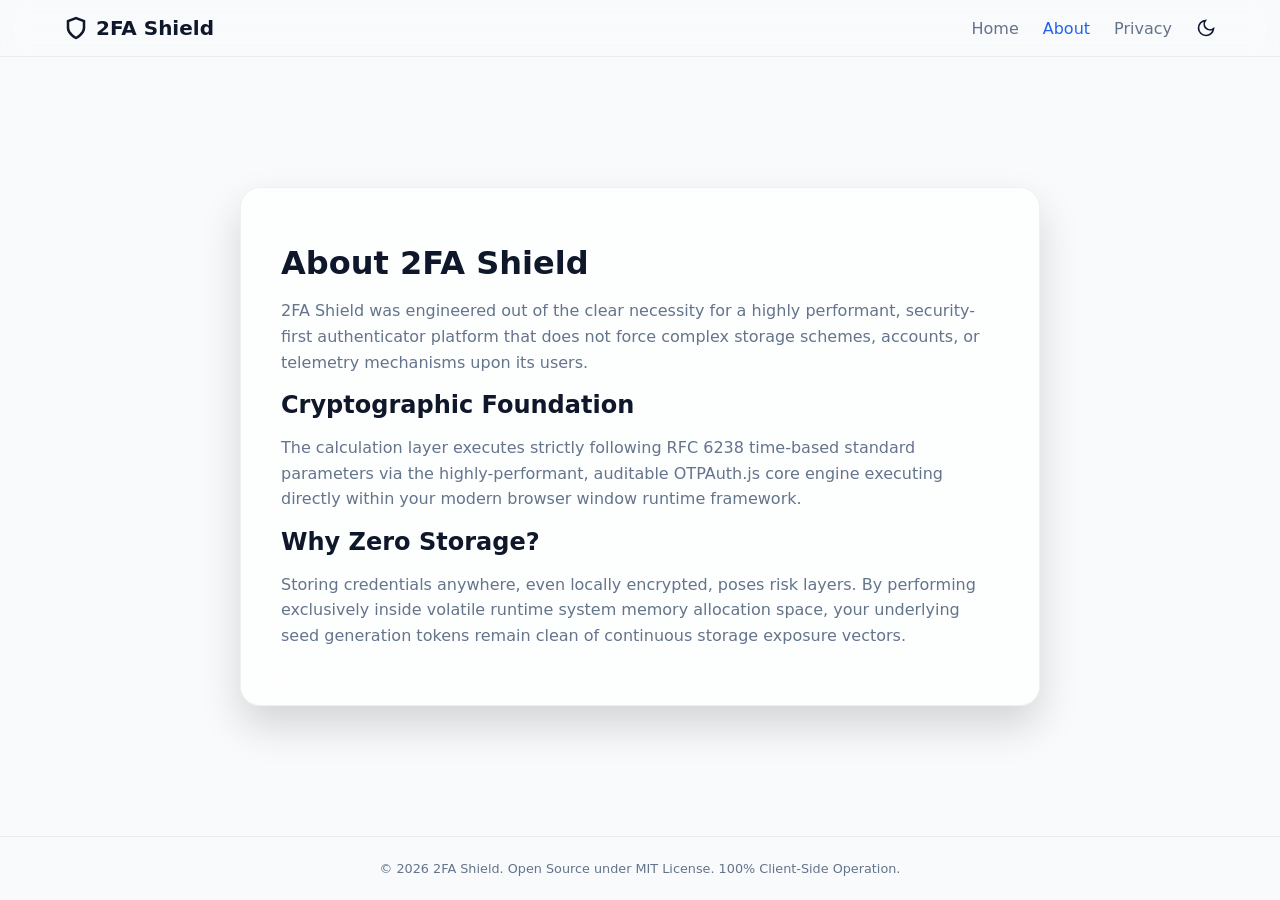
<file: 2fa-generator-project/about.html>
<!DOCTYPE html>
<html lang="en">
<head>
    <meta charset="UTF-8">
    <meta name="viewport" content="width=device-width, initial-scale=1.0">
    <title>About Us - Simple 2FA Generator</title>
    <meta name="description" content="Learn more about 2FA Shield, a 100% client-side, open-source TOTP authenticator designed for speed, privacy, and zero telemetry.">
    <meta name="theme-color" content="#0f172a">
    
    <!-- Open Graph / Facebook -->
    <meta property="og:type" content="website">
    <meta property="og:title" content="About Us - Simple 2FA Generator">
    <meta property="og:description" content="Discover the cryptographic foundation and zero-storage philosophy behind 2FA Shield.">

    <link rel="stylesheet" href="assets/css/style.css">

    <!-- Structured Data (Schema.org) for AboutPage -->
    <script type="application/ld+json">
    {
      "@context": "https://schema.org",
      "@type": "AboutPage",
      "name": "About 2FA Shield",
      "url": "https://yourdomain.com/about.html",
      "description": "Information about the security architecture, RFC 6238 compliance, and zero-storage philosophy of 2FA Shield.",
      "mainEntity": {
        "@type": "WebApplication",
        "name": "2FA Shield",
        "applicationCategory": "SecurityApplication"
      }
    }
    </script>
</head>
<body class="dark-theme">
    <nav class="navbar">
        <div class="nav-container">
            <a href="index.html" class="nav-logo">
                <svg width="24" height="24" viewBox="0 0 24 24" fill="none" stroke="currentColor" stroke-width="2.5"><path d="M12 22s8-4 8-10V5l-8-3-8 3v7c0 6 8 10 8 10z"/></svg>
                <span>2FA Shield</span>
            </a>
            <div class="nav-links">
                <a href="index.html">Home</a>
                <a href="about.html" class="active">About</a>
                <a href="privacy.html">Privacy</a>
                <button id="themeToggle" class="theme-btn" aria-label="Toggle Theme">
                    <svg class="sun-icon" width="20" height="20" viewBox="0 0 24 24" fill="none" stroke="currentColor" stroke-width="2"><circle cx="12" cy="12" r="5"/><line x1="12" y1="1" x2="12" y2="3"/><line x1="12" y1="21" x2="12" y2="23"/><line x1="4.22" y1="4.22" x2="5.64" y2="5.64"/><line x1="18.36" y1="18.36" x2="19.78" y2="19.78"/><line x1="1" y1="1" x2="3" y2="12"/><line x1="21" y1="12" x2="23" y2="12"/><line x1="4.22" y1="19.78" x2="5.64" y2="18.36"/><line x1="18.36" y1="5.64" x2="19.78" y2="4.22"/></svg>
                    <svg class="moon-icon" width="20" height="20" viewBox="0 0 24 24" fill="none" stroke="currentColor" stroke-width="2"><path d="M21 12.79A9 9 0 1 1 11.21 3 7 7 0 0 0 21 12.79z"/></svg>
                </button>
            </div>
        </div>
    </nav>

    <main class="main-content">
        <div class="glass-card text-card">
            <h1>About 2FA Shield</h1>
            <p>2FA Shield was engineered out of the clear necessity for a highly performant, security-first authenticator platform that does not force complex storage schemes, accounts, or telemetry mechanisms upon its users.</p>
            
            <h2>Cryptographic Foundation</h2>
            <p>The calculation layer executes strictly following RFC 6238 time-based standard parameters via the highly-performant, auditable OTPAuth.js core engine executing directly within your modern browser window runtime framework.</p>

            <h2>Why Zero Storage?</h2>
            <p>Storing credentials anywhere, even locally encrypted, poses risk layers. By performing exclusively inside volatile runtime system memory allocation space, your underlying seed generation tokens remain clean of continuous storage exposure vectors.</p>
        </div>
    </main>

    <footer class="app-footer">
        <div class="footer-container">
            <p>&copy; 2026 2FA Shield. Open Source under MIT License. 100% Client-Side Operation.</p>
        </div>
    </footer>
    <script src="assets/js/app.js"></script>
</body>
</html>
</file>
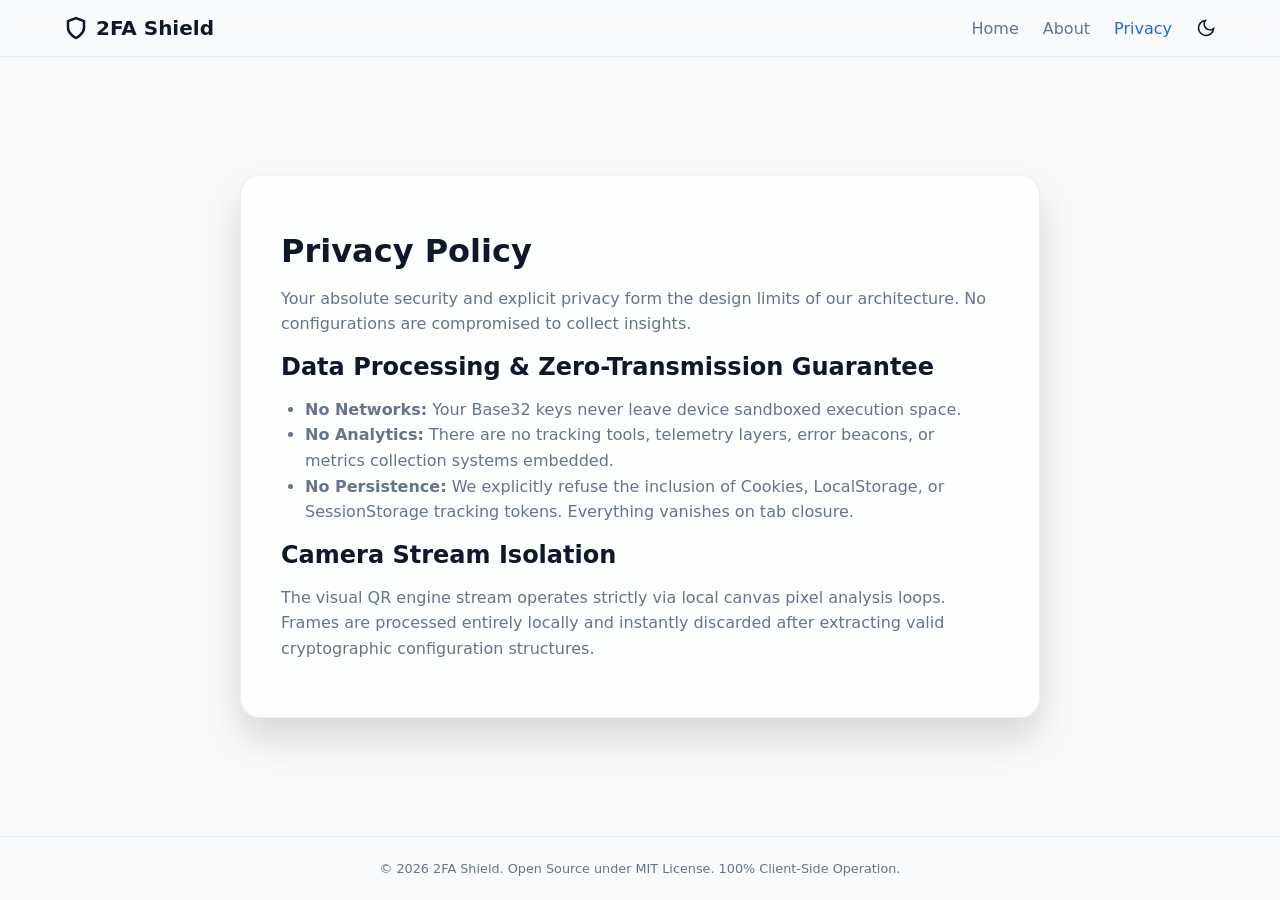
<file: 2fa-generator-project/privacy.html>
<!DOCTYPE html>
<html lang="en">
<head>
    <meta charset="UTF-8">
    <meta name="viewport" content="width=device-width, initial-scale=1.0">
    <title>Privacy Policy - Simple 2FA Generator</title>
    <meta name="description" content="Privacy Policy for 2FA Shield. We guarantee zero data transmission, zero analytics tracking, no local persistence, and client-side QR stream isolation.">
    <meta name="theme-color" content="#0f172a">
    
    <!-- Open Graph / Facebook -->
    <meta property="og:type" content="website">
    <meta property="og:title" content="Privacy Policy - Simple 2FA Generator">
    <meta property="og:description" content="Zero network transmissions, zero analytics, and zero persistence. Read our client-side privacy architecture.">

    <link rel="stylesheet" href="assets/css/style.css">

    <!-- Structured Data (Schema.org) for PrivacyPolicy -->
    <script type="application/ld+json">
    {
      "@context": "https://schema.org",
      "@type": "PrivacyPolicy",
      "name": "Privacy Policy for 2FA Shield",
      "url": "https://yourdomain.com/privacy.html",
      "description": "Zero network transmissions, zero tracking analytics, and explicit zero persistence policy.",
      "mainEntity": {
        "@type": "WebApplication",
        "name": "2FA Shield",
        "applicationCategory": "SecurityApplication"
      }
    }
    </script>
</head>
<body class="dark-theme">
    <nav class="navbar">
        <div class="nav-container">
            <a href="index.html" class="nav-logo">
                <svg width="24" height="24" viewBox="0 0 24 24" fill="none" stroke="currentColor" stroke-width="2.5"><path d="M12 22s8-4 8-10V5l-8-3-8 3v7c0 6 8 10 8 10z"/></svg>
                <span>2FA Shield</span>
            </a>
            <div class="nav-links">
                <a href="index.html">Home</a>
                <a href="about.html">About</a>
                <a href="privacy.html" class="active">Privacy</a>
                <button id="themeToggle" class="theme-btn" aria-label="Toggle Theme">
                    <svg class="sun-icon" width="20" height="20" viewBox="0 0 24 24" fill="none" stroke="currentColor" stroke-width="2"><circle cx="12" cy="12" r="5"/><line x1="12" y1="1" x2="12" y2="3"/><line x1="12" y1="21" x2="12" y2="23"/><line x1="4.22" y1="4.22" x2="5.64" y2="5.64"/><line x1="18.36" y1="18.36" x2="19.78" y2="19.78"/><line x1="1" y1="1" x2="3" y2="12"/><line x1="21" y1="12" x2="23" y2="12"/><line x1="4.22" y1="19.78" x2="5.64" y2="18.36"/><line x1="18.36" y1="5.64" x2="19.78" y2="4.22"/></svg>
                    <svg class="moon-icon" width="20" height="20" viewBox="0 0 24 24" fill="none" stroke="currentColor" stroke-width="2"><path d="M21 12.79A9 9 0 1 1 11.21 3 7 7 0 0 0 21 12.79z"/></svg>
                </button>
            </div>
        </div>
    </nav>

    <main class="main-content">
        <div class="glass-card text-card">
            <h1>Privacy Policy</h1>
            <p>Your absolute security and explicit privacy form the design limits of our architecture. No configurations are compromised to collect insights.</p>
            
            <h2>Data Processing & Zero-Transmission Guarantee</h2>
            <ul>
                <li><strong>No Networks:</strong> Your Base32 keys never leave device sandboxed execution space.</li>
                <li><strong>No Analytics:</strong> There are no tracking tools, telemetry layers, error beacons, or metrics collection systems embedded.</li>
                <li><strong>No Persistence:</strong> We explicitly refuse the inclusion of Cookies, LocalStorage, or SessionStorage tracking tokens. Everything vanishes on tab closure.</li>
            </ul>

            <h2>Camera Stream Isolation</h2>
            <p>The visual QR engine stream operates strictly via local canvas pixel analysis loops. Frames are processed entirely locally and instantly discarded after extracting valid cryptographic configuration structures.</p>
        </div>
    </main>

    <footer class="app-footer">
        <div class="footer-container">
            <p>&copy; 2026 2FA Shield. Open Source under MIT License. 100% Client-Side Operation.</p>
        </div>
    </footer>
    <script src="assets/js/app.js"></script>
</body>
</html>
</file>
<file: 2fa-generator-project/assets/css/style.css>
:root {
    --bg-color: #0f172a;
    --card-bg: rgba(30, 41, 59, 0.7);
    --card-border: rgba(255, 255, 255, 0.08);
    --text-primary: #f8fafc;
    --text-secondary: #94a3b8;
    --accent-color: #4f46e5;
    --accent-glow: rgba(79, 70, 229, 0.4);
    --input-bg: rgba(15, 23, 42, 0.6);
    --input-border: rgba(255, 255, 255, 0.1);
    --font-sans: 'Inter', system-ui, -apple-system, sans-serif;
    --transition-speed: 0.3s;
}

.light-theme {
    --bg-color: #f8fafc;
    --card-bg: rgba(255, 255, 255, 0.75);
    --card-border: rgba(15, 23, 42, 0.06);
    --text-primary: #0f172a;
    --text-secondary: #64748b;
    --accent-color: #2563eb;
    --accent-glow: rgba(37, 99, 235, 0.2);
    --input-bg: rgba(255, 255, 255, 0.9);
    --input-border: rgba(15, 23, 42, 0.1);
}

* {
    box-sizing: border-box;
    margin: 0;
    padding: 0;
}

body {
    background-color: var(--bg-color);
    color: var(--text-primary);
    font-family: var(--font-sans);
    min-height: 100vh;
    display: flex;
    flex-direction: column;
    justify-content: space-between;
    transition: background-color var(--transition-speed), color var(--transition-speed);
    overflow-x: hidden;
}

.navbar {
    border-bottom: 1px solid var(--card-border);
    backdrop-filter: blur(12px);
    -webkit-backdrop-filter: blur(12px);
    position: sticky;
    top: 0;
    z-index: 50;
    padding: 1rem 0;
}

.nav-container {
    max-width: 1200px;
    margin: 0 auto;
    display: flex;
    justify-content: space-between;
    align-items: center;
    padding: 0 1.5rem;
}

.nav-logo {
    display: flex;
    align-items: center;
    gap: 0.5rem;
    color: var(--text-primary);
    text-decoration: none;
    font-weight: 700;
    font-size: 1.25rem;
}

.nav-links {
    display: flex;
    align-items: center;
    gap: 1.5rem;
}

.nav-links a {
    color: var(--text-secondary);
    text-decoration: none;
    font-weight: 500;
    transition: color var(--transition-speed);
}

.nav-links a:hover, .nav-links a.active {
    color: var(--accent-color);
}

.theme-btn {
    background: transparent;
    border: none;
    cursor: pointer;
    color: var(--text-primary);
    display: flex;
    align-items: center;
    justify-content: center;
}

.dark-theme .sun-icon, .light-theme .moon-icon { display: block; }
.dark-theme .moon-icon, .light-theme .sun-icon { display: none; }

.main-content {
    flex-grow: 1;
    display: flex;
    align-items: center;
    justify-content: center;
    padding: 2.5rem 1.5rem;
}

.glass-card {
    background: var(--card-bg);
    border: 1px solid var(--card-border);
    backdrop-filter: blur(20px);
    -webkit-backdrop-filter: blur(20px);
    border-radius: 20px;
    box-shadow: 0 20px 40px rgba(0, 0, 0, 0.15);
    padding: 2.5rem;
    width: 100%;
    transition: transform 0.2s ease;
}

.main-card { max-width: 540px; }
.text-card { max-width: 800px; }
.text-center-card { max-width: 450px; text-align: center; }

.card-header h1 {
    font-size: 1.85rem;
    font-weight: 800;
    margin-bottom: 0.5rem;
    letter-spacing: -0.025em;
}

.card-header p {
    color: var(--text-secondary);
    font-size: 0.95rem;
    margin-bottom: 2rem;
}

.form-group {
    display: flex;
    flex-direction: column;
    gap: 0.5rem;
    margin-bottom: 1.5rem;
}

.form-group label {
    font-size: 0.85rem;
    font-weight: 600;
    color: var(--text-secondary);
    text-transform: uppercase;
    letter-spacing: 0.05em;
}

.input-wrapper {
    display: flex;
    position: relative;
    align-items: center;
}

/* ২ টি অ্যাকশন বাটন বসানোর জন্য ডানপাশের প্যাডিং বাড়িয়ে ৫.৫rem করা হয়েছে */
.input-wrapper input {
    width: 100%;
    padding: 1rem 5.5rem 1rem 1rem;
    background: var(--input-bg);
    border: 1px solid var(--input-border);
    border-radius: 12px;
    color: var(--text-primary);
    font-family: monospace;
    font-size: 1.05rem;
    outline: none;
    transition: border-color var(--transition-speed);
}

.input-wrapper input:focus {
    border-color: var(--accent-color);
    box-shadow: 0 0 0 3px var(--accent-glow);
}

.action-btn {
    position: absolute;
    background: transparent;
    border: none;
    color: var(--text-secondary);
    cursor: pointer;
    padding: 0.25rem;
    transition: color var(--transition-speed);
    display: flex;
    align-items: center;
    justify-content: center;
}

/* Paste এবং Scan বাটন দুটোকে পাশাপাশি সুন্দর পজিশনে রাখার স্টাইল */
#pasteBtn {
    right: 2.8rem;
}

#scanBtn {
    right: 0.75rem;
}

.action-btn:hover { color: var(--accent-color); }

.meta-info {
    font-size: 0.85rem;
    color: var(--accent-color);
    font-weight: 500;
    min-height: 1.25rem;
}

.otp-section {
    margin-top: 2rem;
    padding-top: 2rem;
    border-top: 1px solid var(--card-border);
    display: flex;
    flex-direction: column;
    gap: 1.5rem;
}

.token-container {
    display: flex;
    justify-content: space-between;
    align-items: center;
    background: var(--input-bg);
    border-radius: 14px;
    padding: 1rem 1.5rem;
    border: 1px solid var(--card-border);
}

.otp-digits {
    font-family: monospace;
    font-size: 2.35rem;
    font-weight: 700;
    letter-spacing: 0.05em;
    color: var(--accent-color);
    text-shadow: 0 0 10px var(--accent-glow);
}

.copy-btn {
    background: transparent;
    border: none;
    color: var(--text-secondary);
    cursor: pointer;
    display: flex;
    align-items: center;
    gap: 0.5rem;
    font-size: 0.85rem;
    font-weight: 600;
    transition: color var(--transition-speed);
    position: relative;
}

.copy-btn:hover { color: var(--text-primary); }

.timer-container {
    display: flex;
    flex-direction: column;
    gap: 0.5rem;
}

.progress-bar-bg {
    width: 100%;
    height: 6px;
    background: var(--input-border);
    border-radius: 10px;
    overflow: hidden;
}

.progress-bar-fill {
    height: 100%;
    background: var(--accent-color);
    width: 100%;
    border-radius: 10px;
    transition: width 1s linear;
}

.timer-text {
    font-size: 0.85rem;
    color: var(--text-secondary);
    text-align: right;
}

.hidden { display: none !important; }

/* Toast Notification UI & Animation */
.toast {
    position: fixed;
    bottom: 30px;
    left: 50%;
    transform: translateX(-50%);
    background: rgba(16, 185, 129, 0.95);
    color: #ffffff;
    padding: 10px 20px;
    border-radius: 30px;
    font-size: 0.9rem;
    font-weight: 600;
    box-shadow: 0 10px 25px rgba(0, 0, 0, 0.2);
    backdrop-filter: blur(8px);
    -webkit-backdrop-filter: blur(8px);
    z-index: 9999;
    transition: opacity 0.3s ease, transform 0.3s ease;
    opacity: 1;
}

.toast.hidden {
    opacity: 0;
    transform: translate(-50%, 20px);
    pointer-events: none;
}

.modal {
    position: fixed;
    top: 0;
    left: 0;
    width: 100vw;
    height: 100vh;
    display: flex;
    align-items: center;
    justify-content: center;
    z-index: 1000;
}

.modal-backdrop {
    position: absolute;
    width: 100%;
    height: 100%;
    background: rgba(15, 23, 42, 0.7);
    backdrop-filter: blur(8px);
    -webkit-backdrop-filter: blur(8px);
}

.modal-content {
    position: relative;
    max-width: 480px;
    z-index: 1001;
    padding: 2rem;
}

.modal-header {
    display: flex;
    justify-content: space-between;
    align-items: center;
    margin-bottom: 1.5rem;
}

.close-btn {
    background: transparent;
    border: none;
    font-size: 1.75rem;
    color: var(--text-secondary);
    cursor: pointer;
}

.scanner-body {
    width: 100%;
    border-radius: 12px;
    overflow: hidden;
    background: #000;
}

#qrReader { width: 100%; }

.text-card h1, .text-card h2 { margin-bottom: 1rem; margin-top: 1rem; }
.text-card p, .text-card ul { margin-bottom: 1rem; color: var(--text-secondary); line-height: 1.6; }
.text-card ul { padding-left: 1.5rem; }

.err-title { font-size: 5rem; color: var(--accent-color); }
.primary-btn-link {
    display: inline-block;
    margin-top: 1.5rem;
    background: var(--accent-color);
    color: #fff;
    padding: 0.75rem 1.5rem;
    border-radius: 8px;
    text-decoration: none;
    font-weight: 600;
}

.app-footer {
    border-top: 1px solid var(--card-border);
    padding: 1.5rem 0;
    text-align: center;
    font-size: 0.8rem;
    color: var(--text-secondary);
}

@media (max-width: 640px) {
    .glass-card { padding: 1.5rem; }
    .otp-digits { font-size: 1.85rem; }
}
</file>
